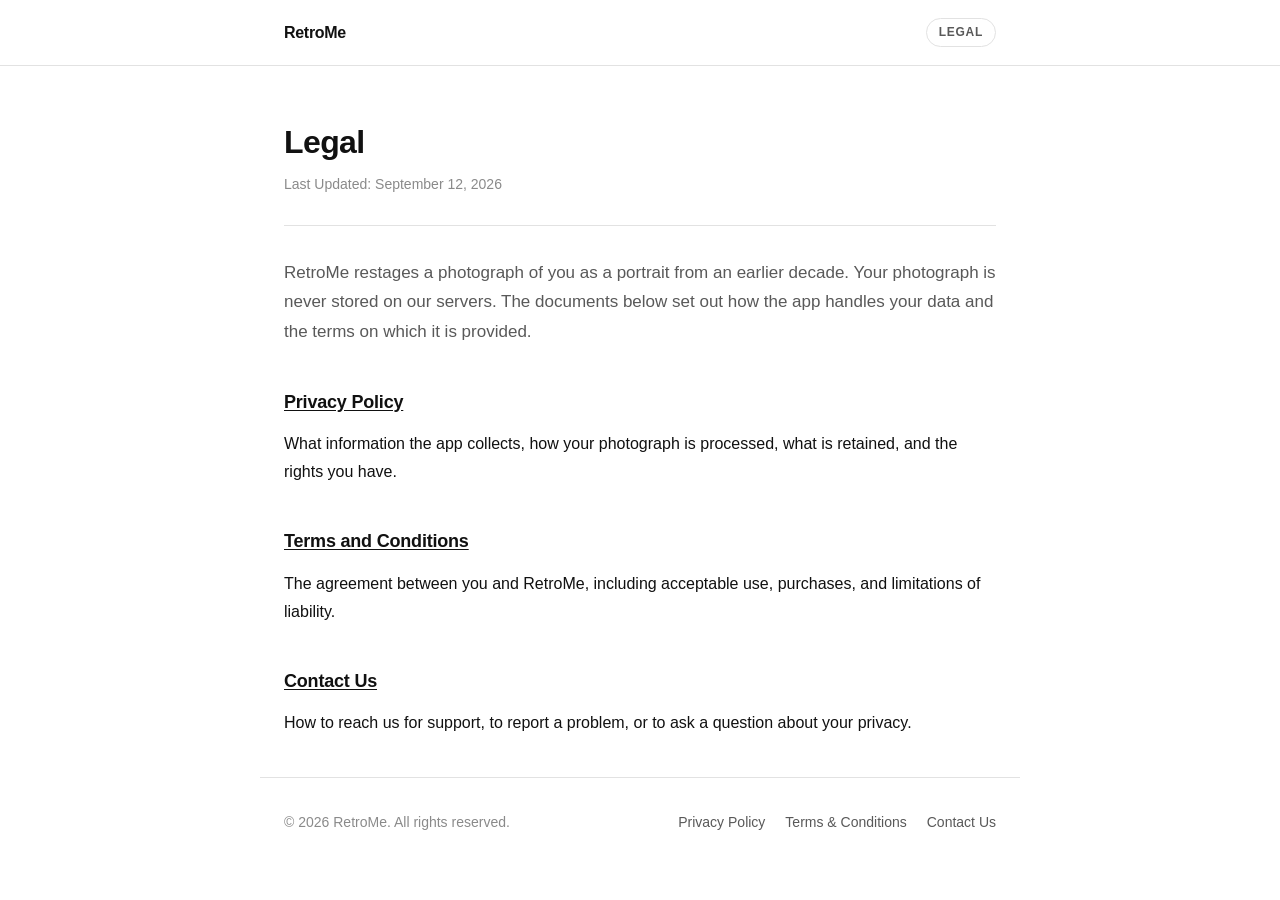
<file: index.html>
<!DOCTYPE html>
<html lang="en">
<head>
  <meta charset="UTF-8" />
  <meta name="viewport" content="width=device-width, initial-scale=1.0" />
  <title>RetroMe — Legal</title>
  <link rel="stylesheet" href="style.css" />
</head>
<body>

<header>
  <div class="header-inner">
    <a class="brand" href="index.html">RetroMe</a>
    <span class="badge">Legal</span>
  </div>
</header>

<main>
  <h1>Legal</h1>
  <p class="dates">Last Updated: September 12, 2026</p>

  <p class="intro">RetroMe restages a photograph of you as a portrait from an earlier decade. Your photograph is never stored on our servers. The documents below set out how the app handles your data and the terms on which it is provided.</p>

  <h2><a href="privacy-policy.html">Privacy Policy</a></h2>
  <p>What information the app collects, how your photograph is processed, what is retained, and the rights you have.</p>

  <h2><a href="terms-and-conditions.html">Terms and Conditions</a></h2>
  <p>The agreement between you and RetroMe, including acceptable use, purchases, and limitations of liability.</p>

  <h2><a href="contact.html">Contact Us</a></h2>
  <p>How to reach us for support, to report a problem, or to ask a question about your privacy.</p>
</main>

<footer>
  <span>© 2026 RetroMe. All rights reserved.</span>
  <nav>
    <a href="privacy-policy.html">Privacy Policy</a>
    <a href="terms-and-conditions.html">Terms &amp; Conditions</a>
    <a href="contact.html">Contact Us</a>
  </nav>
</footer>

</body>
</html>
</file>
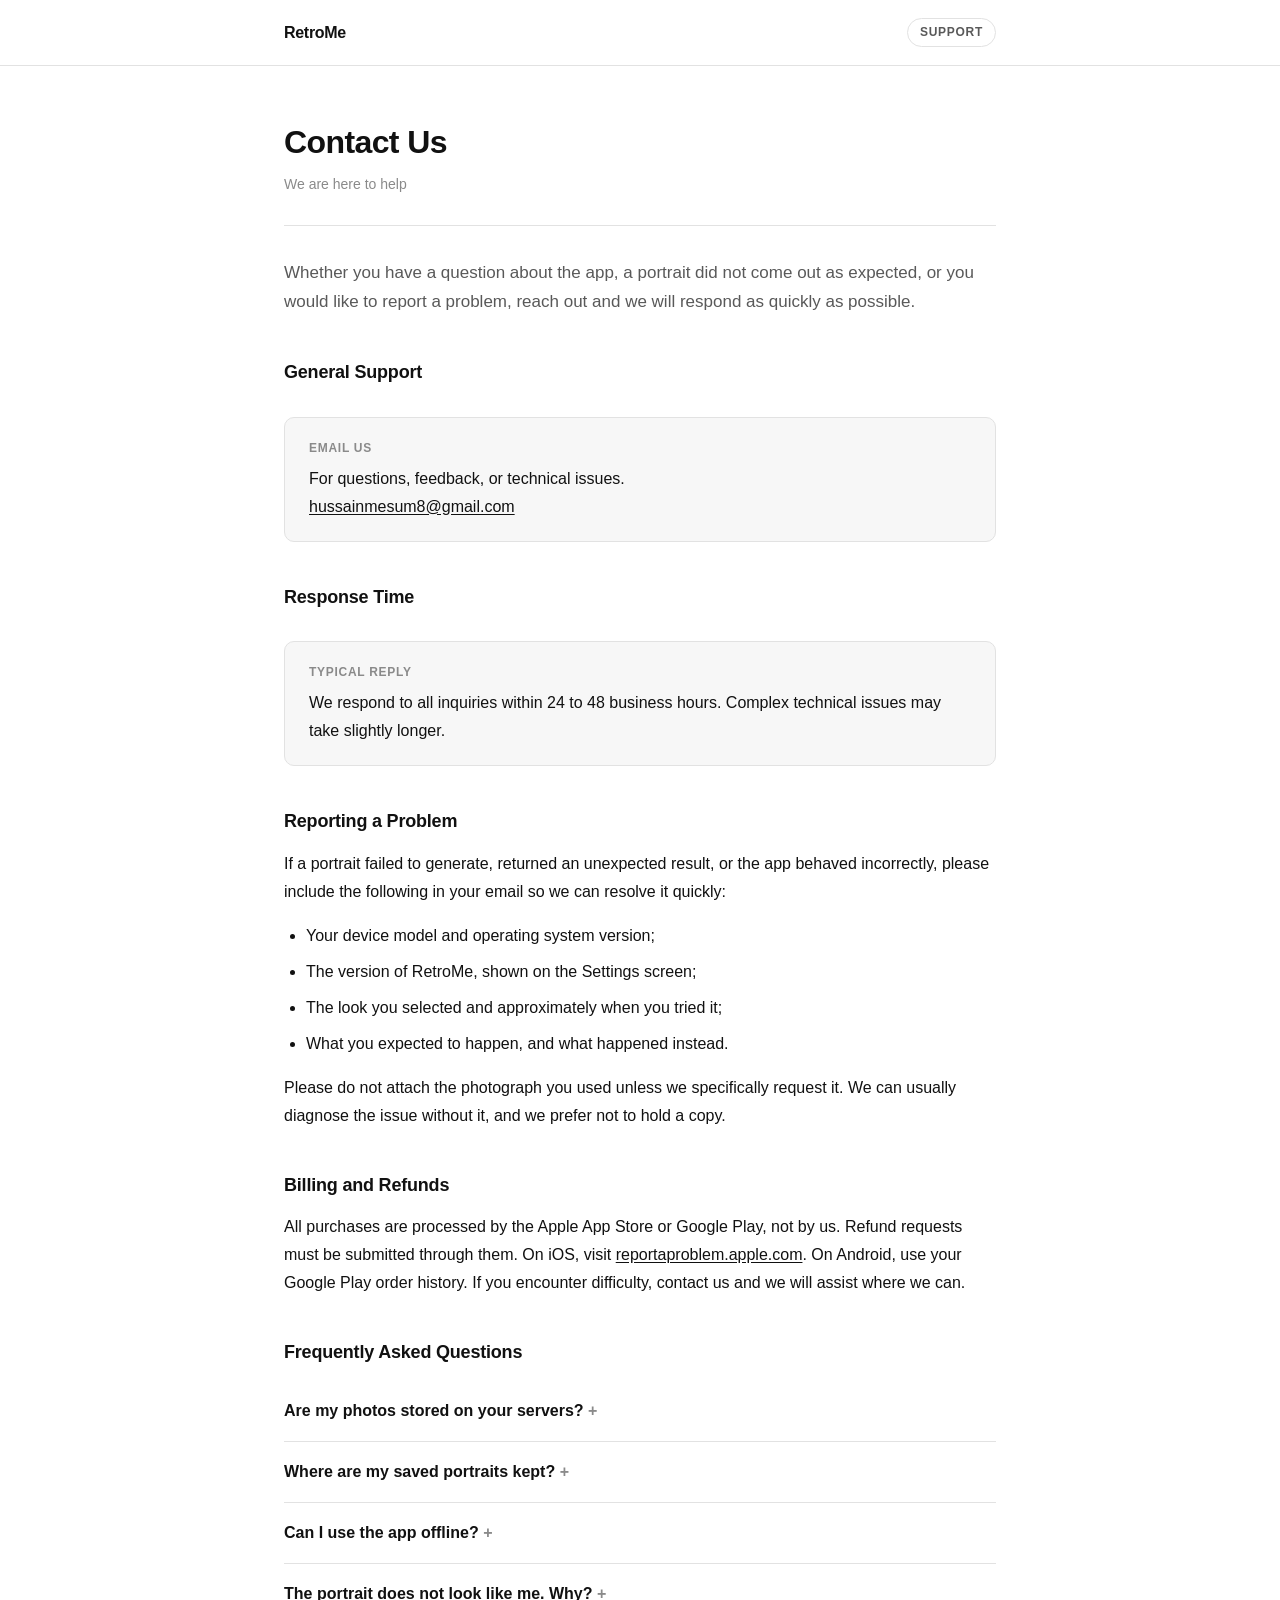
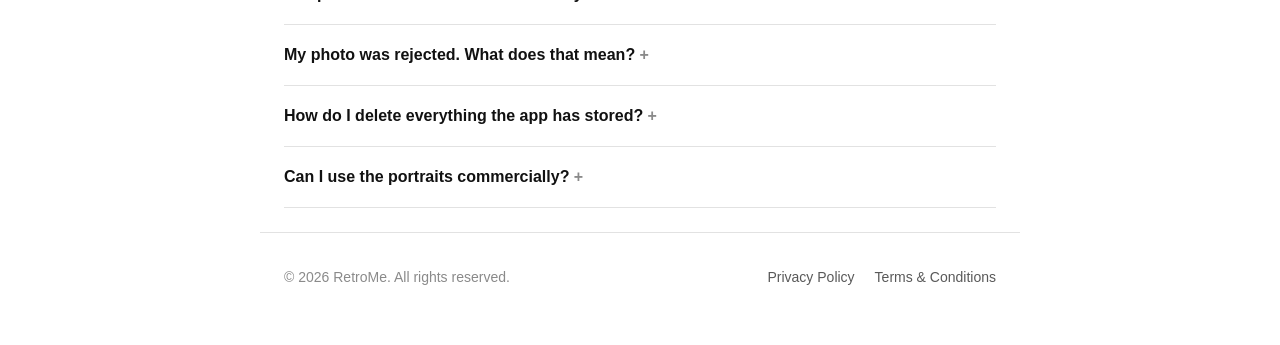
<file: contact.html>
<!DOCTYPE html>
<html lang="en">
<head>
  <meta charset="UTF-8" />
  <meta name="viewport" content="width=device-width, initial-scale=1.0" />
  <title>Contact Us — RetroMe</title>
  <link rel="stylesheet" href="style.css" />
</head>
<body>

<header>
  <div class="header-inner">
    <a class="brand" href="index.html">RetroMe</a>
    <span class="badge">Support</span>
  </div>
</header>

<main>
  <h1>Contact Us</h1>
  <p class="dates">We are here to help</p>

  <p class="intro">Whether you have a question about the app, a portrait did not come out as expected, or you would like to report a problem, reach out and we will respond as quickly as possible.</p>

  <h2>General Support</h2>
  <div class="panel">
    <p class="label">Email Us</p>
    <p>For questions, feedback, or technical issues.<br />
    <a href="mailto:hussainmesum8@gmail.com">hussainmesum8@gmail.com</a></p>
  </div>

  <h2>Response Time</h2>
  <div class="panel">
    <p class="label">Typical Reply</p>
    <p>We respond to all inquiries within 24 to 48 business hours. Complex technical issues may take slightly longer.</p>
  </div>

  <h2>Reporting a Problem</h2>
  <p>If a portrait failed to generate, returned an unexpected result, or the app behaved incorrectly, please include the following in your email so we can resolve it quickly:</p>
  <ul>
    <li>Your device model and operating system version;</li>
    <li>The version of RetroMe, shown on the Settings screen;</li>
    <li>The look you selected and approximately when you tried it;</li>
    <li>What you expected to happen, and what happened instead.</li>
  </ul>
  <p>Please do not attach the photograph you used unless we specifically request it. We can usually diagnose the issue without it, and we prefer not to hold a copy.</p>

  <h2>Billing and Refunds</h2>
  <p>All purchases are processed by the Apple App Store or Google Play, not by us. Refund requests must be submitted through them. On iOS, visit <a href="https://reportaproblem.apple.com" rel="noopener">reportaproblem.apple.com</a>. On Android, use your Google Play order history. If you encounter difficulty, contact us and we will assist where we can.</p>

  <h2>Frequently Asked Questions</h2>
  <div class="faq">
    <details>
      <summary>Are my photos stored on your servers?</summary>
      <p>No. Your photograph is processed and immediately discarded, and the generated portrait is returned directly to your device without being saved. The only copy of any image is the one on your phone. Full detail is in our <a href="privacy-policy.html">Privacy Policy</a>.</p>
    </details>
    <details>
      <summary>Where are my saved portraits kept?</summary>
      <p>Portraits you keep are stored locally on your device within the app. There is currently no cloud backup. If you uninstall the app or switch devices, they will not be retained unless you have separately saved them to your photo library.</p>
    </details>
    <details>
      <summary>Can I use the app offline?</summary>
      <p>No. Generating a portrait requires an internet connection, because the image is produced by a processing service rather than on your device. Portraits you have already saved can be viewed offline.</p>
    </details>
    <details>
      <summary>The portrait does not look like me. Why?</summary>
      <p>Results depend heavily on the photograph you provide. A clear, well-lit, front-facing photo where your face is prominent produces the closest likeness. Group photos, distant shots, heavy shadows, sunglasses, and profile angles all reduce accuracy.</p>
    </details>
    <details>
      <summary>My photo was rejected. What does that mean?</summary>
      <p>The image processing service declines photographs that are unclear, too small, or that fall outside its content policy. Trying a different photograph usually resolves it. A rejected request does not generate an image.</p>
    </details>
    <details>
      <summary>How do I delete everything the app has stored?</summary>
      <p>Open the Settings screen and choose the option to erase your data. This removes all saved portraits and returns the app to its initial state. Uninstalling the app has the same effect. This action cannot be undone.</p>
    </details>
    <details>
      <summary>Can I use the portraits commercially?</summary>
      <p>Yes, subject to our <a href="terms-and-conditions.html">Terms and Conditions</a> and to the rights of anyone appearing in the image. You must not present a generated portrait as an authentic photograph of a real event.</p>
    </details>
  </div>
</main>

<footer>
  <span>© 2026 RetroMe. All rights reserved.</span>
  <nav>
    <a href="privacy-policy.html">Privacy Policy</a>
    <a href="terms-and-conditions.html">Terms &amp; Conditions</a>
  </nav>
</footer>

</body>
</html>
</file>
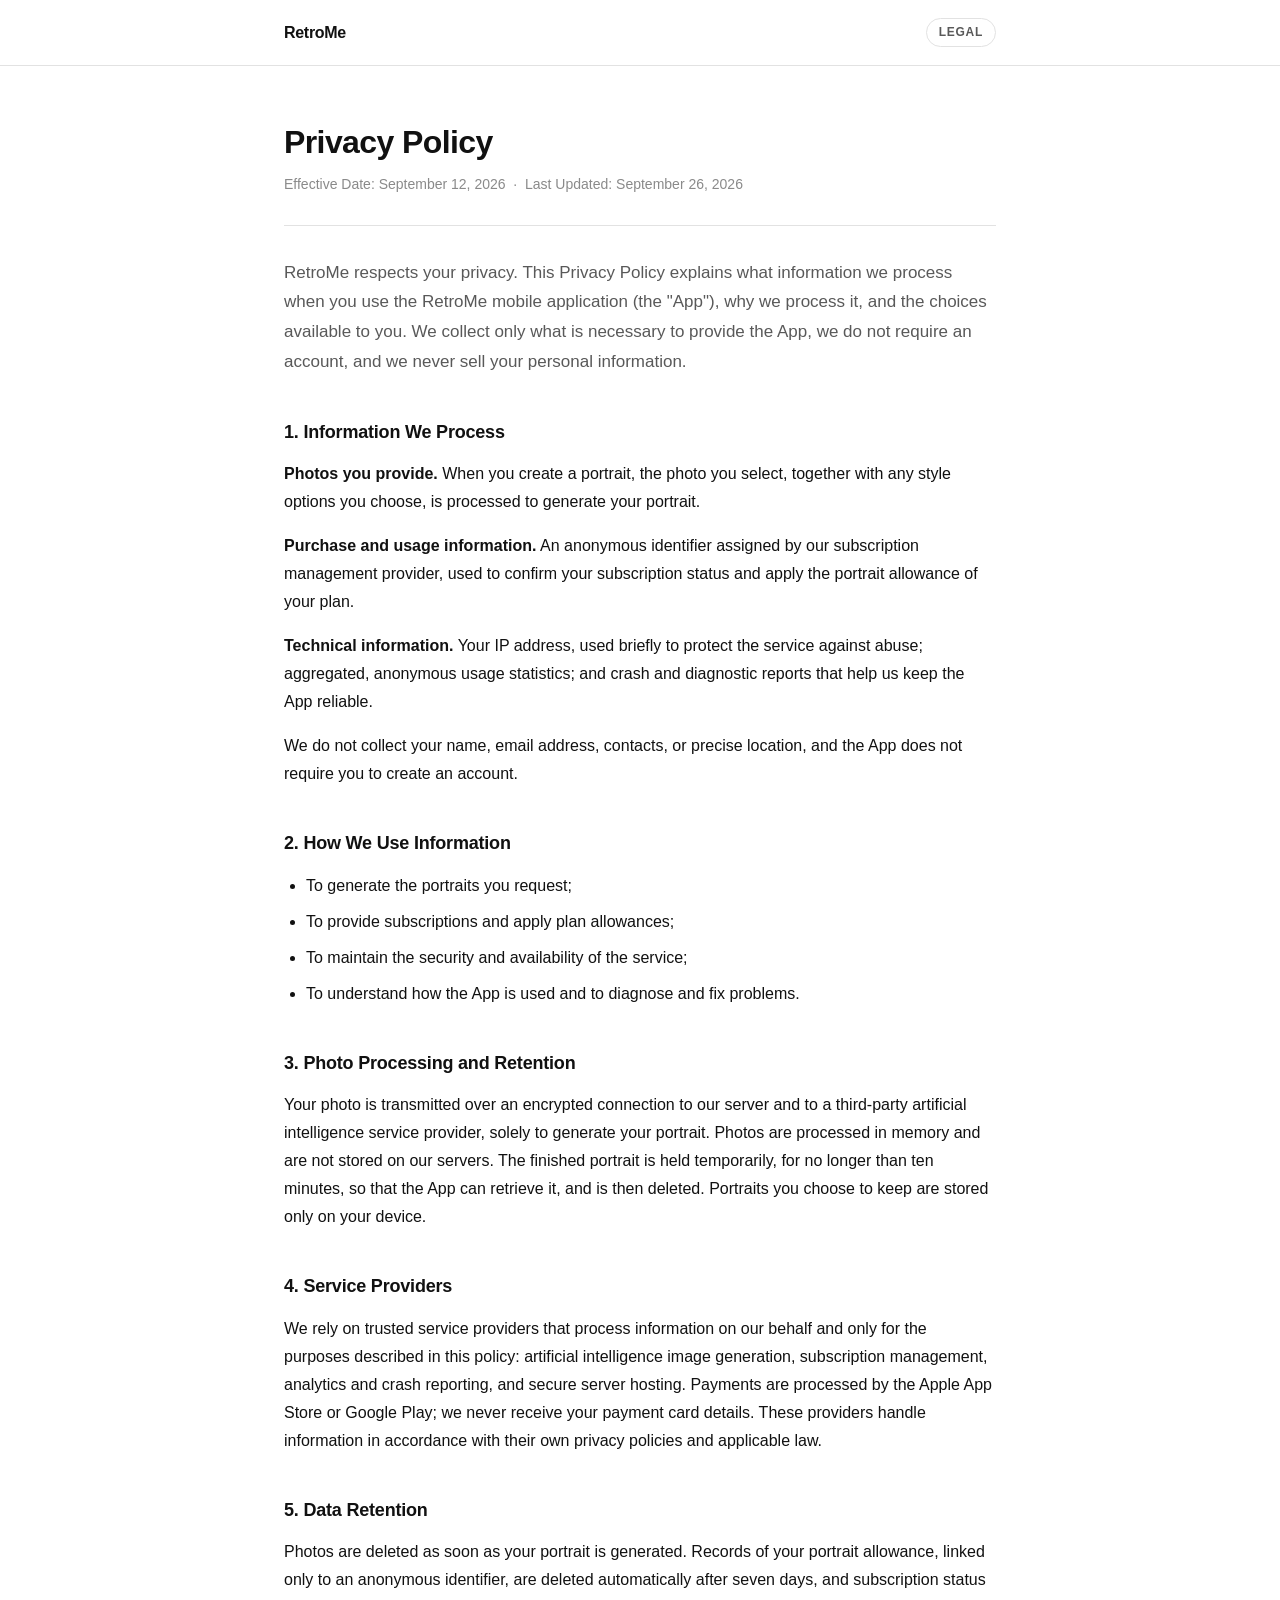
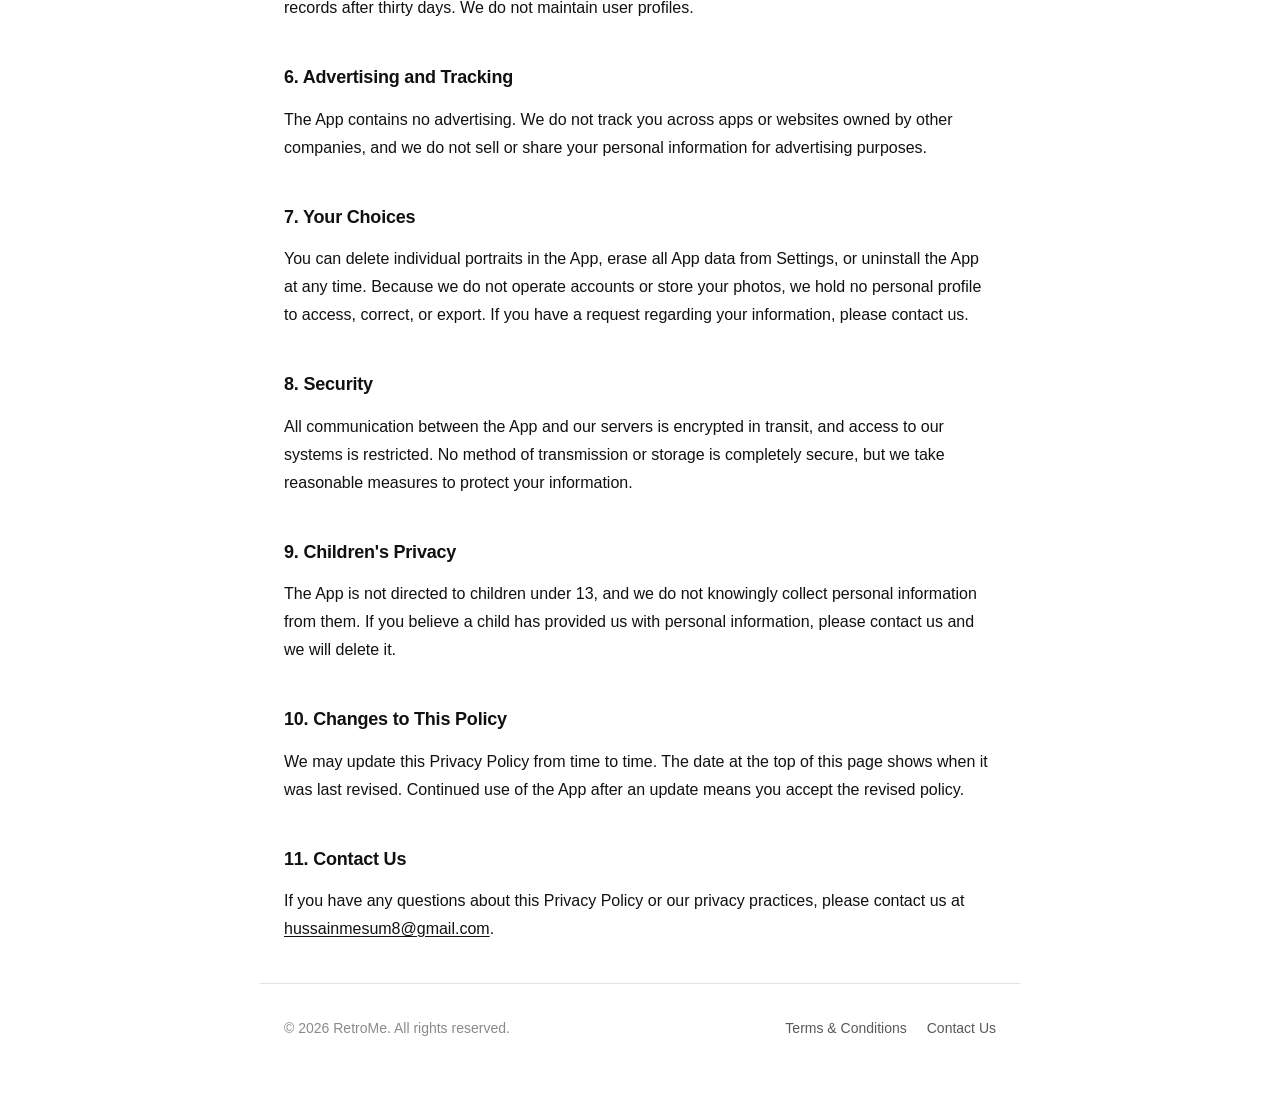
<file: privacy-policy.html>
<!DOCTYPE html>
<html lang="en">
<head>
  <meta charset="UTF-8" />
  <meta name="viewport" content="width=device-width, initial-scale=1.0" />
  <title>Privacy Policy — RetroMe</title>
  <link rel="stylesheet" href="style.css" />
</head>
<body>

<header>
  <div class="header-inner">
    <a class="brand" href="index.html">RetroMe</a>
    <span class="badge">Legal</span>
  </div>
</header>

<main>
  <h1>Privacy Policy</h1>
  <p class="dates">Effective Date: September 12, 2026 &nbsp;·&nbsp; Last Updated: September 26, 2026</p>

  <p class="intro">RetroMe respects your privacy. This Privacy Policy explains what information we process when you use the RetroMe mobile application (the "App"), why we process it, and the choices available to you. We collect only what is necessary to provide the App, we do not require an account, and we never sell your personal information.</p>

  <h2>1. Information We Process</h2>
  <p><strong>Photos you provide.</strong> When you create a portrait, the photo you select, together with any style options you choose, is processed to generate your portrait.</p>
  <p><strong>Purchase and usage information.</strong> An anonymous identifier assigned by our subscription management provider, used to confirm your subscription status and apply the portrait allowance of your plan.</p>
  <p><strong>Technical information.</strong> Your IP address, used briefly to protect the service against abuse; aggregated, anonymous usage statistics; and crash and diagnostic reports that help us keep the App reliable.</p>
  <p>We do not collect your name, email address, contacts, or precise location, and the App does not require you to create an account.</p>

  <h2>2. How We Use Information</h2>
  <ul>
    <li>To generate the portraits you request;</li>
    <li>To provide subscriptions and apply plan allowances;</li>
    <li>To maintain the security and availability of the service;</li>
    <li>To understand how the App is used and to diagnose and fix problems.</li>
  </ul>

  <h2>3. Photo Processing and Retention</h2>
  <p>Your photo is transmitted over an encrypted connection to our server and to a third-party artificial intelligence service provider, solely to generate your portrait. Photos are processed in memory and are not stored on our servers. The finished portrait is held temporarily, for no longer than ten minutes, so that the App can retrieve it, and is then deleted. Portraits you choose to keep are stored only on your device.</p>

  <h2>4. Service Providers</h2>
  <p>We rely on trusted service providers that process information on our behalf and only for the purposes described in this policy: artificial intelligence image generation, subscription management, analytics and crash reporting, and secure server hosting. Payments are processed by the Apple App Store or Google Play; we never receive your payment card details. These providers handle information in accordance with their own privacy policies and applicable law.</p>

  <h2>5. Data Retention</h2>
  <p>Photos are deleted as soon as your portrait is generated. Records of your portrait allowance, linked only to an anonymous identifier, are deleted automatically after seven days, and subscription status records after thirty days. We do not maintain user profiles.</p>

  <h2>6. Advertising and Tracking</h2>
  <p>The App contains no advertising. We do not track you across apps or websites owned by other companies, and we do not sell or share your personal information for advertising purposes.</p>

  <h2>7. Your Choices</h2>
  <p>You can delete individual portraits in the App, erase all App data from Settings, or uninstall the App at any time. Because we do not operate accounts or store your photos, we hold no personal profile to access, correct, or export. If you have a request regarding your information, please contact us.</p>

  <h2>8. Security</h2>
  <p>All communication between the App and our servers is encrypted in transit, and access to our systems is restricted. No method of transmission or storage is completely secure, but we take reasonable measures to protect your information.</p>

  <h2>9. Children's Privacy</h2>
  <p>The App is not directed to children under 13, and we do not knowingly collect personal information from them. If you believe a child has provided us with personal information, please contact us and we will delete it.</p>

  <h2>10. Changes to This Policy</h2>
  <p>We may update this Privacy Policy from time to time. The date at the top of this page shows when it was last revised. Continued use of the App after an update means you accept the revised policy.</p>

  <h2>11. Contact Us</h2>
  <p>If you have any questions about this Privacy Policy or our privacy practices, please contact us at <a href="mailto:hussainmesum8@gmail.com">hussainmesum8@gmail.com</a>.</p>
</main>

<footer>
  <span>© 2026 RetroMe. All rights reserved.</span>
  <nav>
    <a href="terms-and-conditions.html">Terms &amp; Conditions</a>
    <a href="contact.html">Contact Us</a>
  </nav>
</footer>

</body>
</html>
</file>
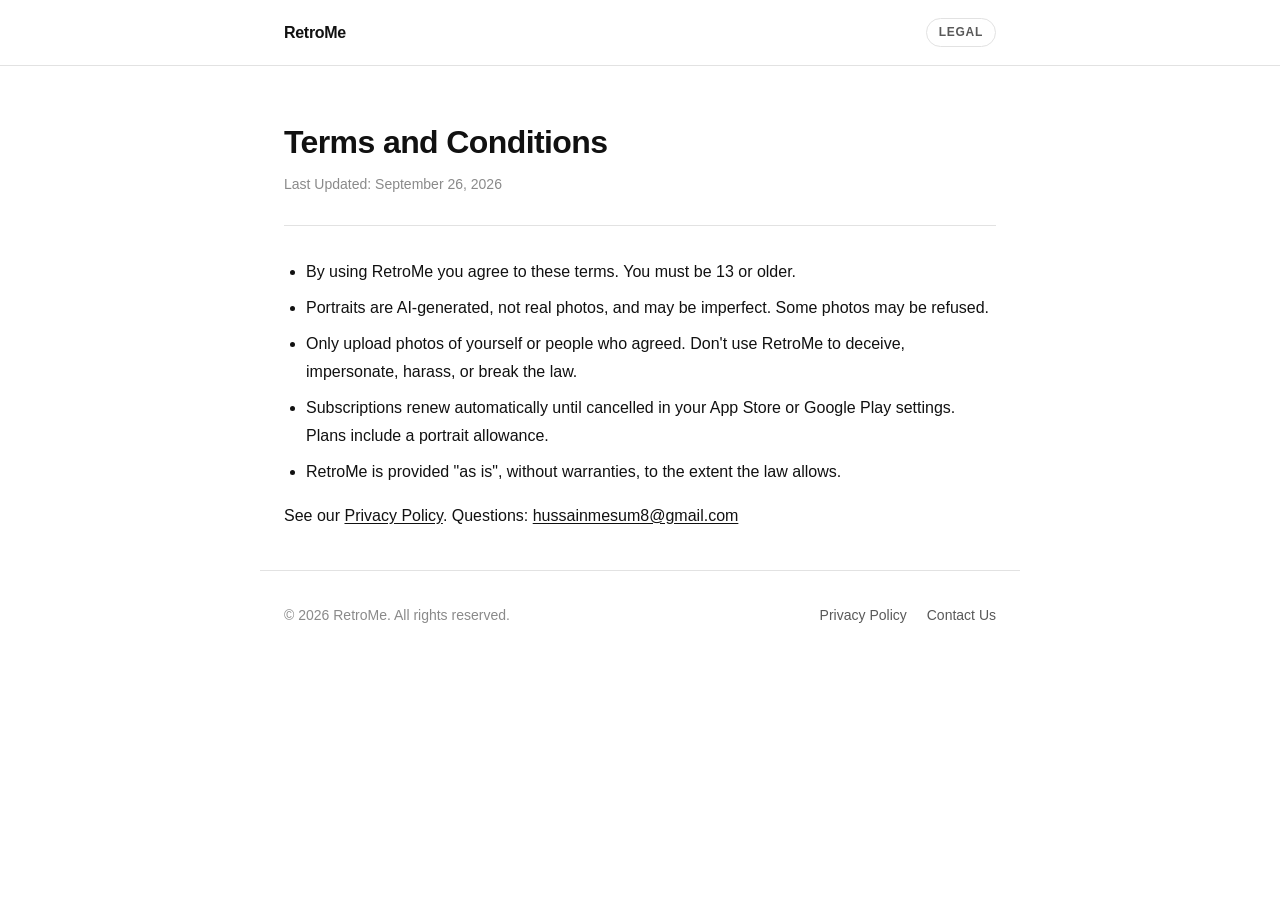
<file: terms-and-conditions.html>
<!DOCTYPE html>
<html lang="en">
<head>
  <meta charset="UTF-8" />
  <meta name="viewport" content="width=device-width, initial-scale=1.0" />
  <title>Terms and Conditions — RetroMe</title>
  <link rel="stylesheet" href="style.css" />
</head>
<body>

<header>
  <div class="header-inner">
    <a class="brand" href="index.html">RetroMe</a>
    <span class="badge">Legal</span>
  </div>
</header>

<main>
  <h1>Terms and Conditions</h1>
  <p class="dates">Last Updated: September 26, 2026</p>

  <ul>
    <li>By using RetroMe you agree to these terms. You must be 13 or older.</li>
    <li>Portraits are AI-generated, not real photos, and may be imperfect. Some photos may be refused.</li>
    <li>Only upload photos of yourself or people who agreed. Don't use RetroMe to deceive, impersonate, harass, or break the law.</li>
    <li>Subscriptions renew automatically until cancelled in your App Store or Google Play settings. Plans include a portrait allowance.</li>
    <li>RetroMe is provided "as is", without warranties, to the extent the law allows.</li>
  </ul>
  <p>See our <a href="privacy-policy.html">Privacy Policy</a>. Questions: <a href="mailto:hussainmesum8@gmail.com">hussainmesum8@gmail.com</a></p>
</main>

<footer>
  <span>© 2026 RetroMe. All rights reserved.</span>
  <nav>
    <a href="privacy-policy.html">Privacy Policy</a>
    <a href="contact.html">Contact Us</a>
  </nav>
</footer>

</body>
</html>
</file>
<file: style.css>
*, *::before, *::after { box-sizing: border-box; margin: 0; padding: 0; }

:root {
  --ink:       #111111;
  --ink-muted: #595959;
  --ink-light: #8a8a8a;
  --border:    #e2e2e2;
  --bg:        #ffffff;
  --bg-subtle: #f7f7f7;
}

html { font-size: 16px; scroll-behavior: smooth; }

body {
  font-family: -apple-system, BlinkMacSystemFont, "Segoe UI", Roboto,
    "Helvetica Neue", Arial, sans-serif;
  background: var(--bg);
  color: var(--ink);
  line-height: 1.75;
  -webkit-font-smoothing: antialiased;
}

header {
  border-bottom: 1px solid var(--border);
  background: var(--bg);
  position: sticky;
  top: 0;
  z-index: 10;
}

.header-inner {
  max-width: 760px;
  margin: 0 auto;
  padding: 18px 24px;
  display: flex;
  align-items: center;
  justify-content: space-between;
  gap: 12px;
}

.brand {
  font-size: 1rem;
  font-weight: 700;
  letter-spacing: -0.3px;
  color: var(--ink);
  text-decoration: none;
}

.badge {
  font-size: 0.75rem;
  font-weight: 600;
  letter-spacing: 0.06em;
  text-transform: uppercase;
  color: var(--ink-muted);
  border: 1px solid var(--border);
  border-radius: 999px;
  padding: 3px 12px;
}

main {
  max-width: 760px;
  margin: 0 auto;
  padding: 56px 24px 24px;
}

h1 {
  font-size: 2rem;
  font-weight: 700;
  letter-spacing: -0.6px;
  line-height: 1.25;
  margin-bottom: 10px;
}

.dates {
  font-size: 0.875rem;
  color: var(--ink-light);
  padding-bottom: 28px;
  margin-bottom: 32px;
  border-bottom: 1px solid var(--border);
}

.intro {
  font-size: 1.0625rem;
  color: var(--ink-muted);
  margin-bottom: 40px;
}

h2 {
  font-size: 1.125rem;
  font-weight: 700;
  letter-spacing: -0.2px;
  margin: 40px 0 12px;
}

h3 {
  font-size: 0.9375rem;
  font-weight: 700;
  margin: 24px 0 8px;
}

p { margin-bottom: 16px; }

ul { margin: 0 0 16px 22px; }
li { margin-bottom: 8px; }

a { color: var(--ink); text-underline-offset: 2px; }
a:hover { color: var(--ink-muted); }

strong { font-weight: 600; }

.panel {
  background: var(--bg-subtle);
  border: 1px solid var(--border);
  border-radius: 10px;
  padding: 20px 24px;
  margin: 28px 0;
}

.panel p:last-child { margin-bottom: 0; }

.panel .label {
  font-size: 0.75rem;
  font-weight: 700;
  letter-spacing: 0.06em;
  text-transform: uppercase;
  color: var(--ink-light);
  margin-bottom: 6px;
}

.faq { margin-top: 8px; }

.faq details {
  border-bottom: 1px solid var(--border);
  padding: 16px 0;
}

.faq summary {
  font-weight: 600;
  cursor: pointer;
  list-style: none;
}

.faq summary::-webkit-details-marker { display: none; }
.faq summary::after { content: " +"; color: var(--ink-light); }
.faq details[open] summary::after { content: " –"; }
.faq p { margin: 12px 0 0; color: var(--ink-muted); }

.closing {
  margin-top: 40px;
  padding-top: 24px;
  border-top: 1px solid var(--border);
  font-size: 0.9375rem;
  color: var(--ink-muted);
}

footer {
  max-width: 760px;
  margin: 0 auto;
  padding: 32px 24px 56px;
  border-top: 1px solid var(--border);
  font-size: 0.875rem;
  color: var(--ink-light);
  display: flex;
  flex-wrap: wrap;
  gap: 8px 20px;
  justify-content: space-between;
}

footer a { color: var(--ink-muted); text-decoration: none; }
footer a:hover { color: var(--ink); text-decoration: underline; }
footer nav { display: flex; gap: 20px; flex-wrap: wrap; }

@media (max-width: 520px) {
  h1 { font-size: 1.625rem; }
  main { padding-top: 40px; }
}

@media print {
  header { position: static; }
  footer nav { display: none; }
  body { font-size: 11pt; }
  h2 { page-break-after: avoid; }
}
</file>
